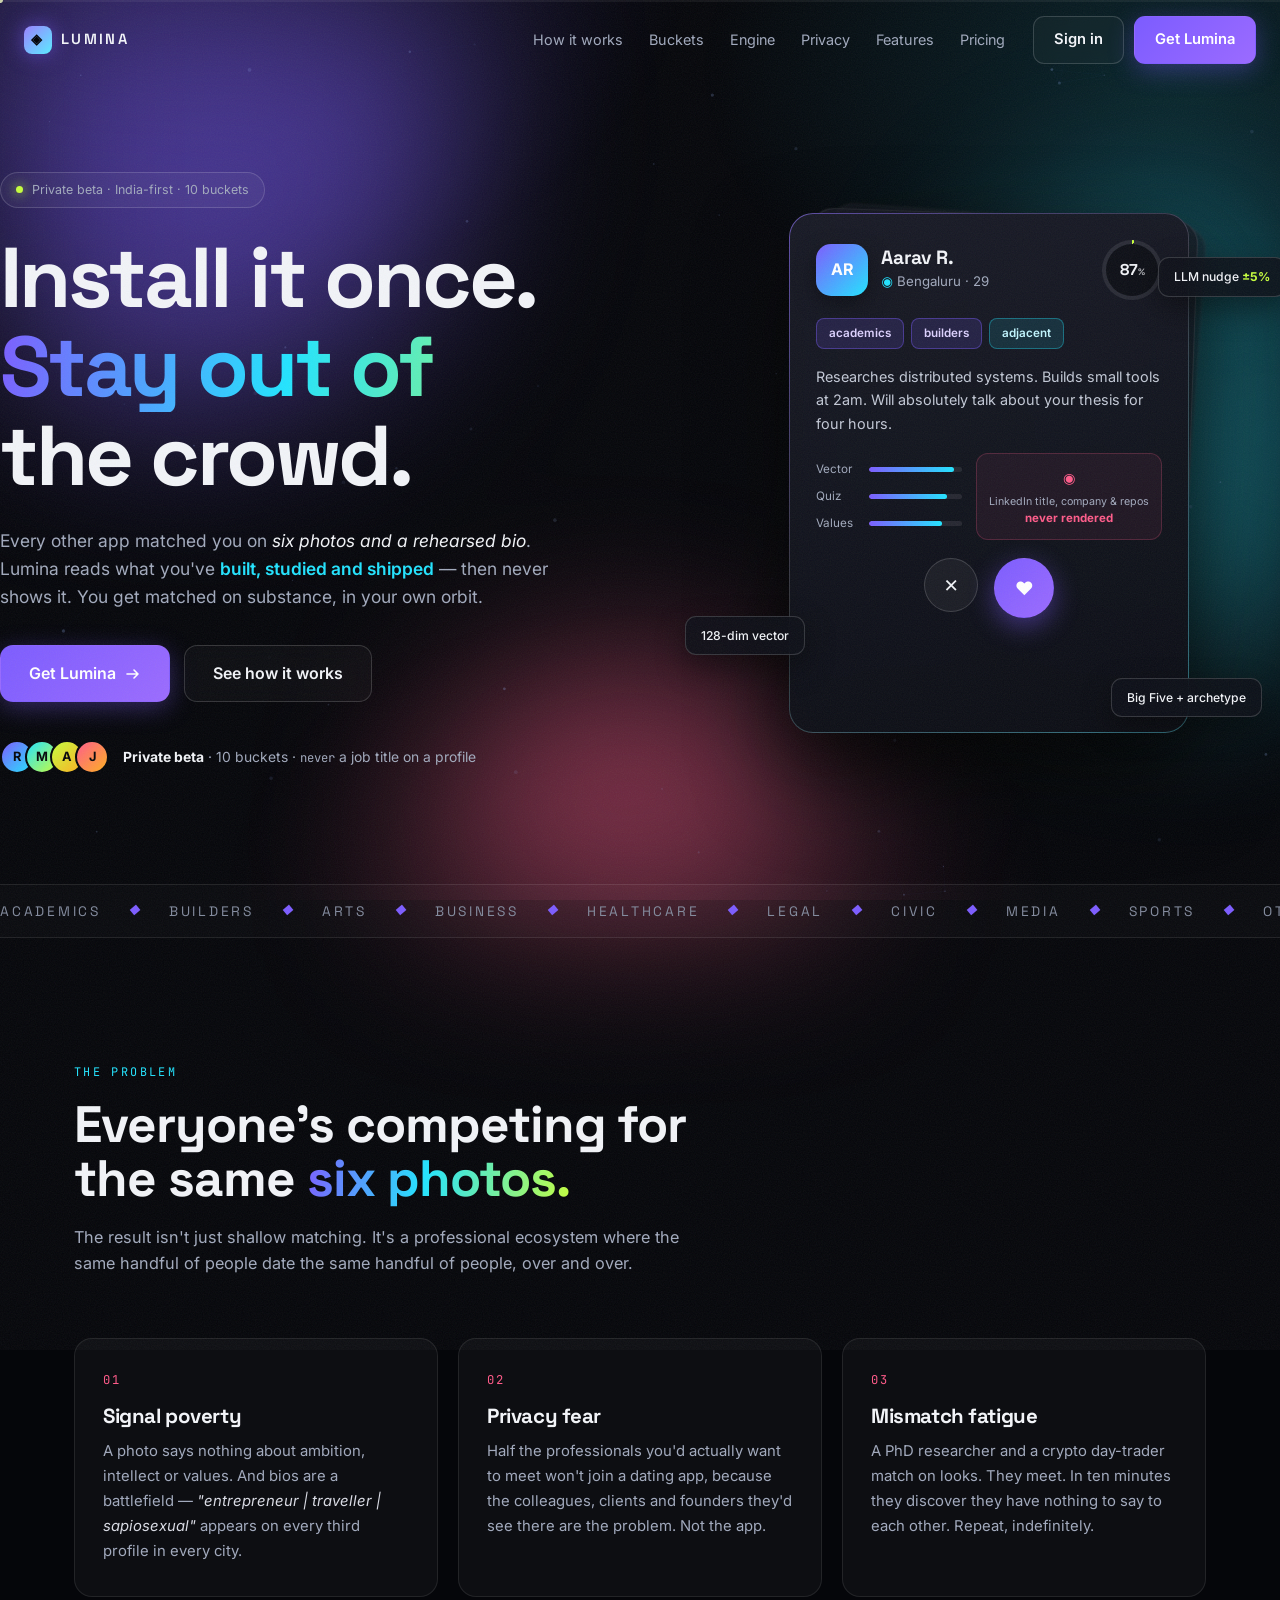
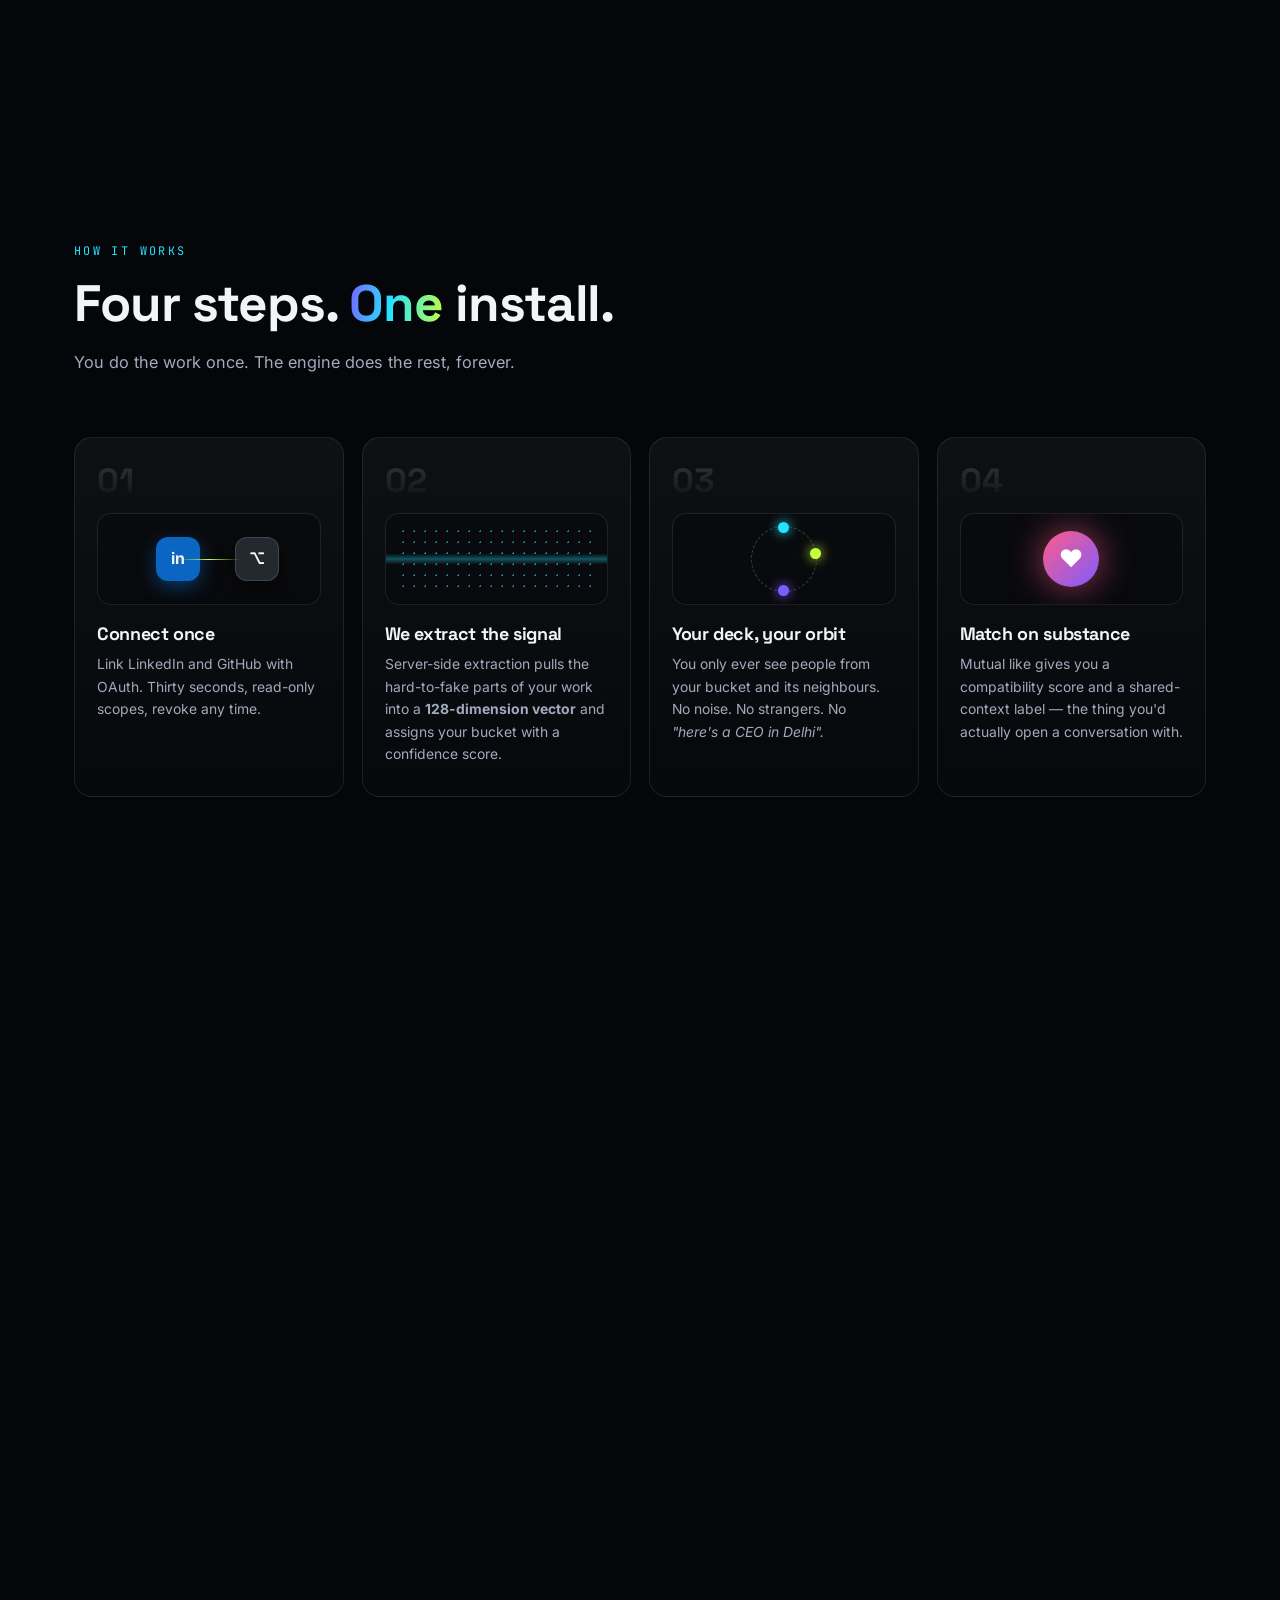
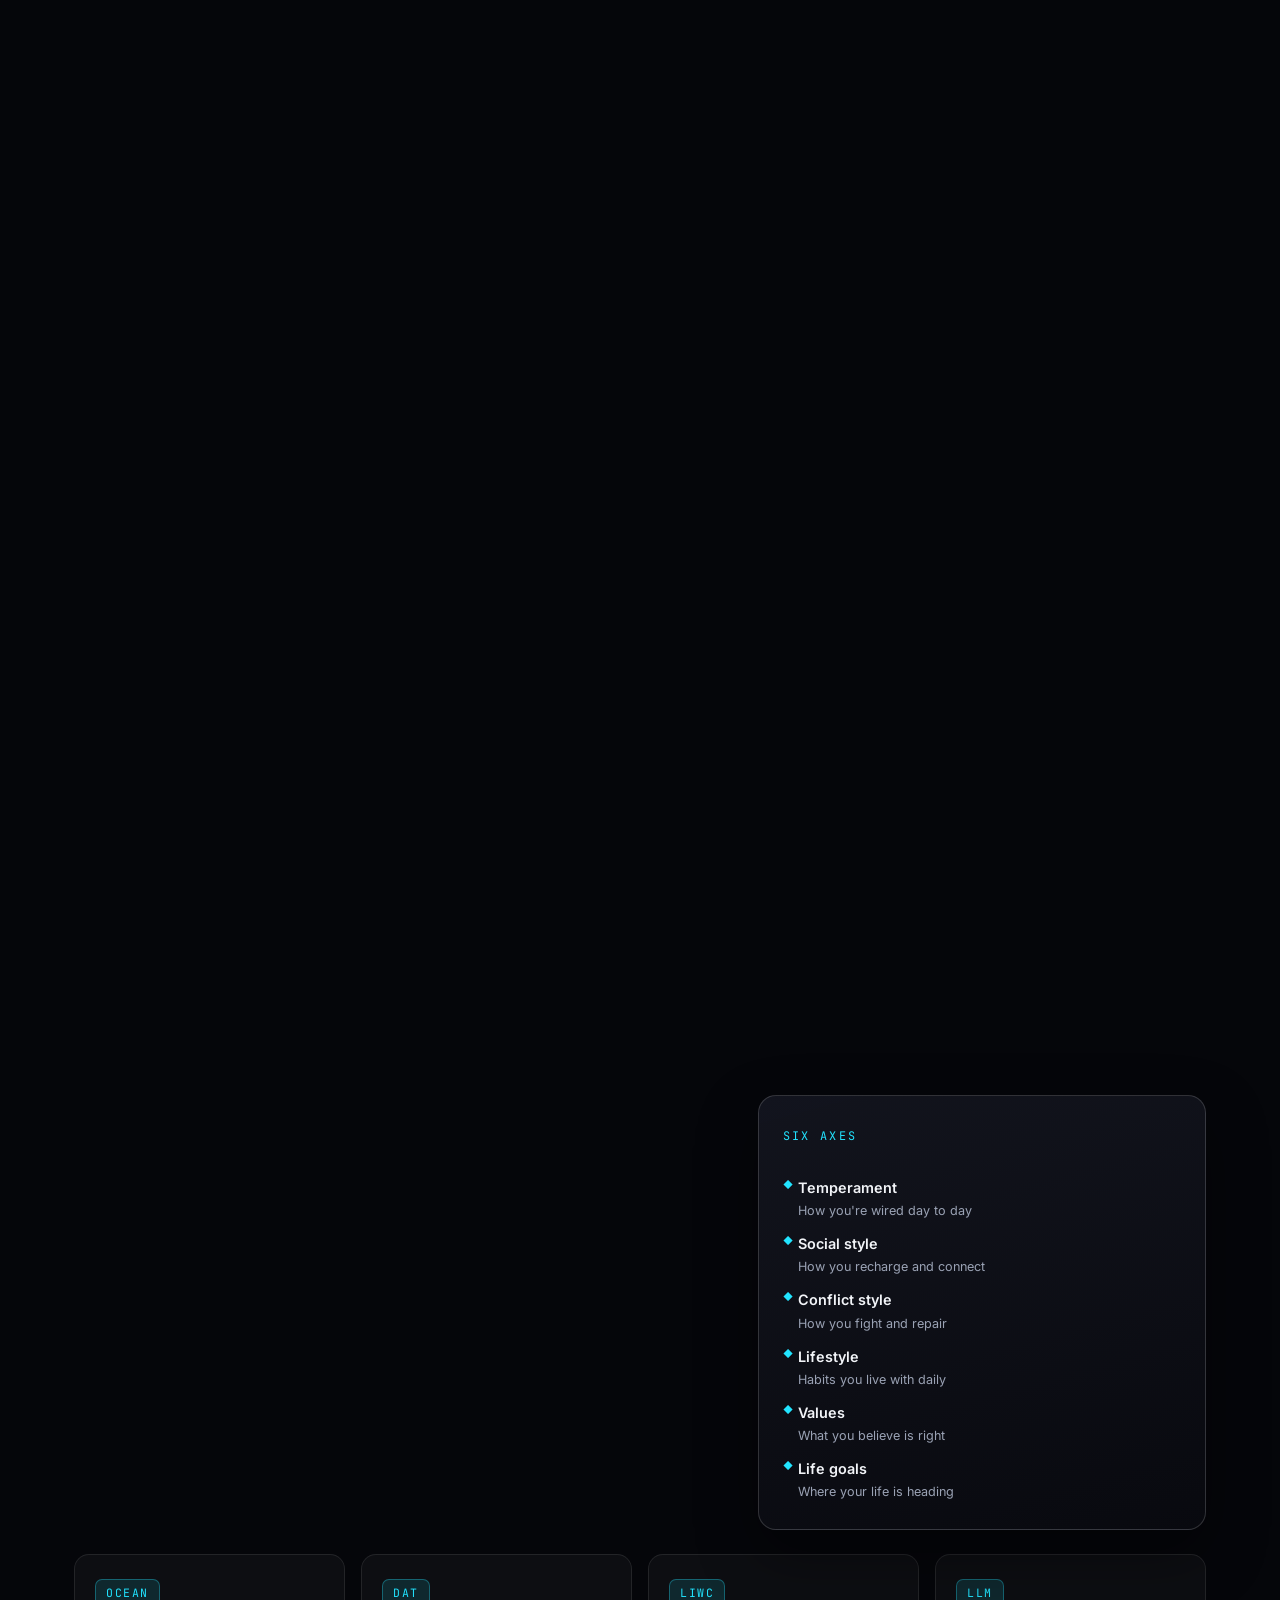
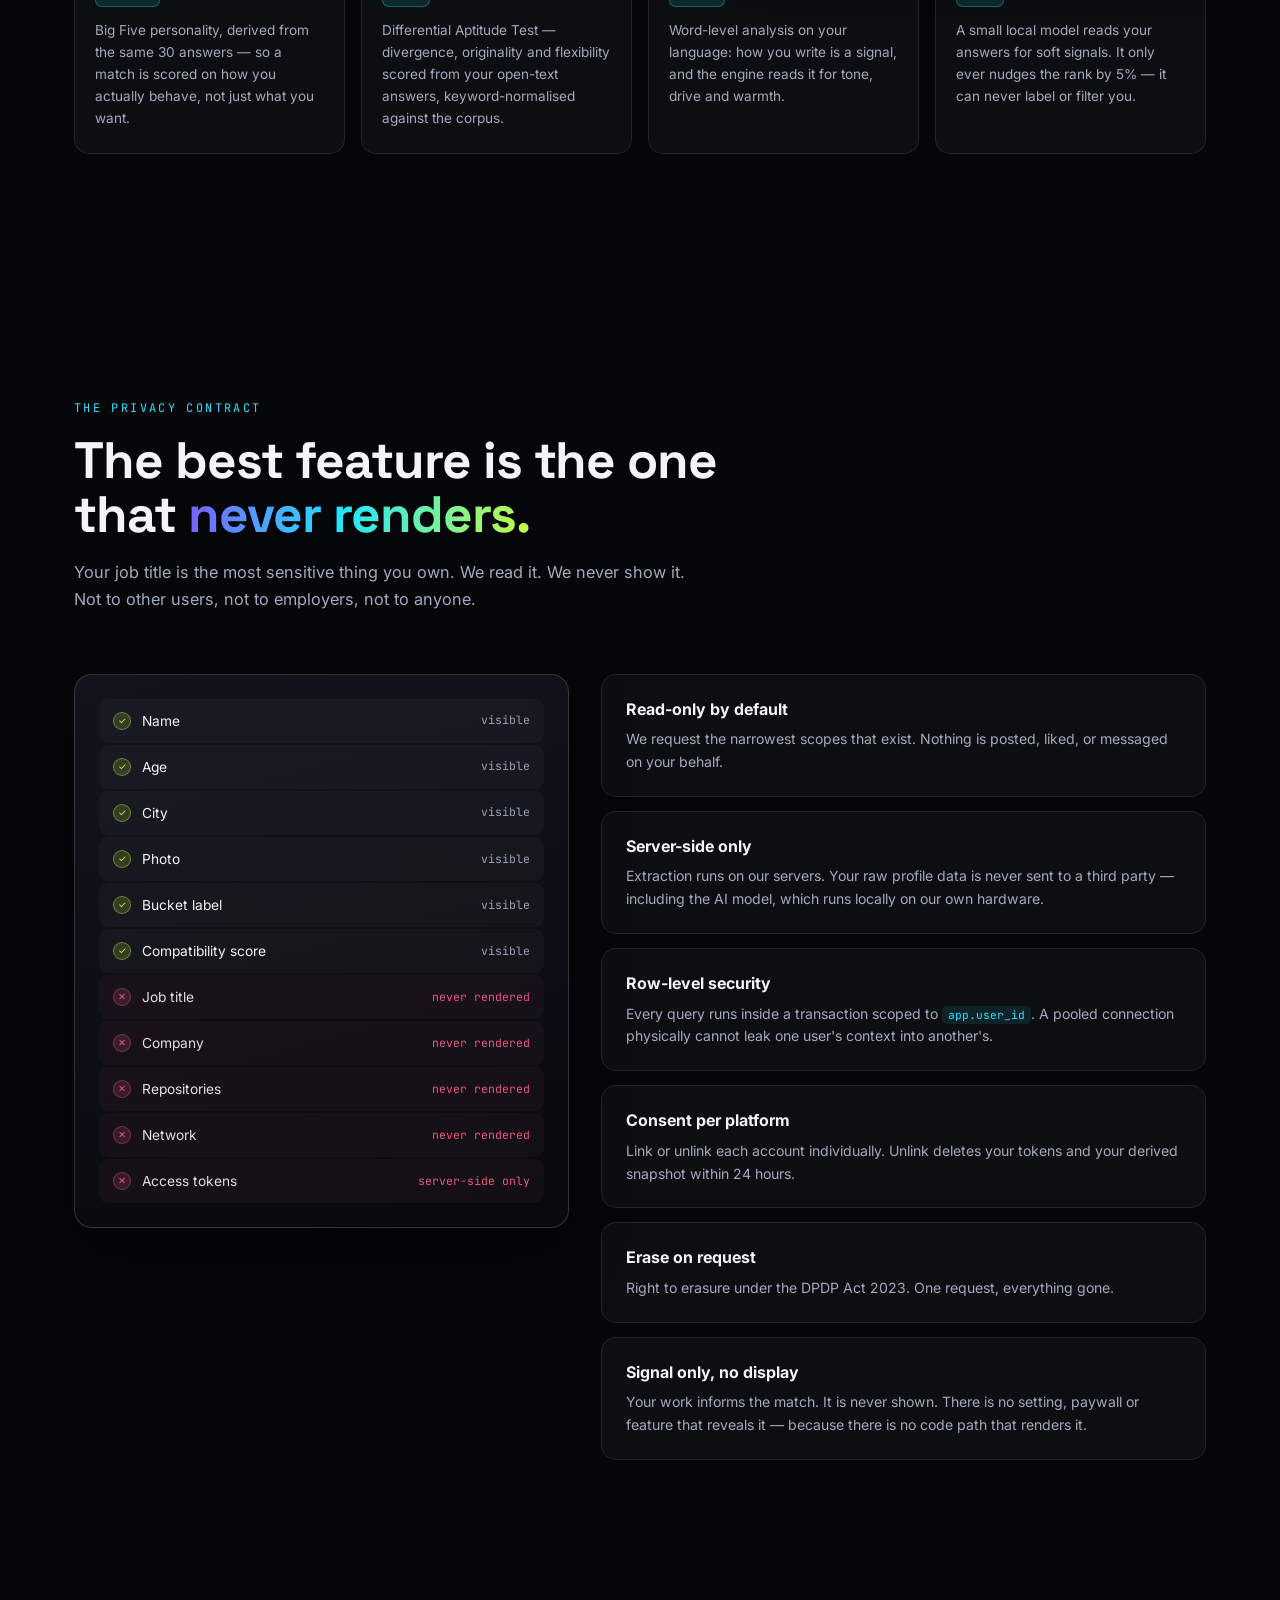
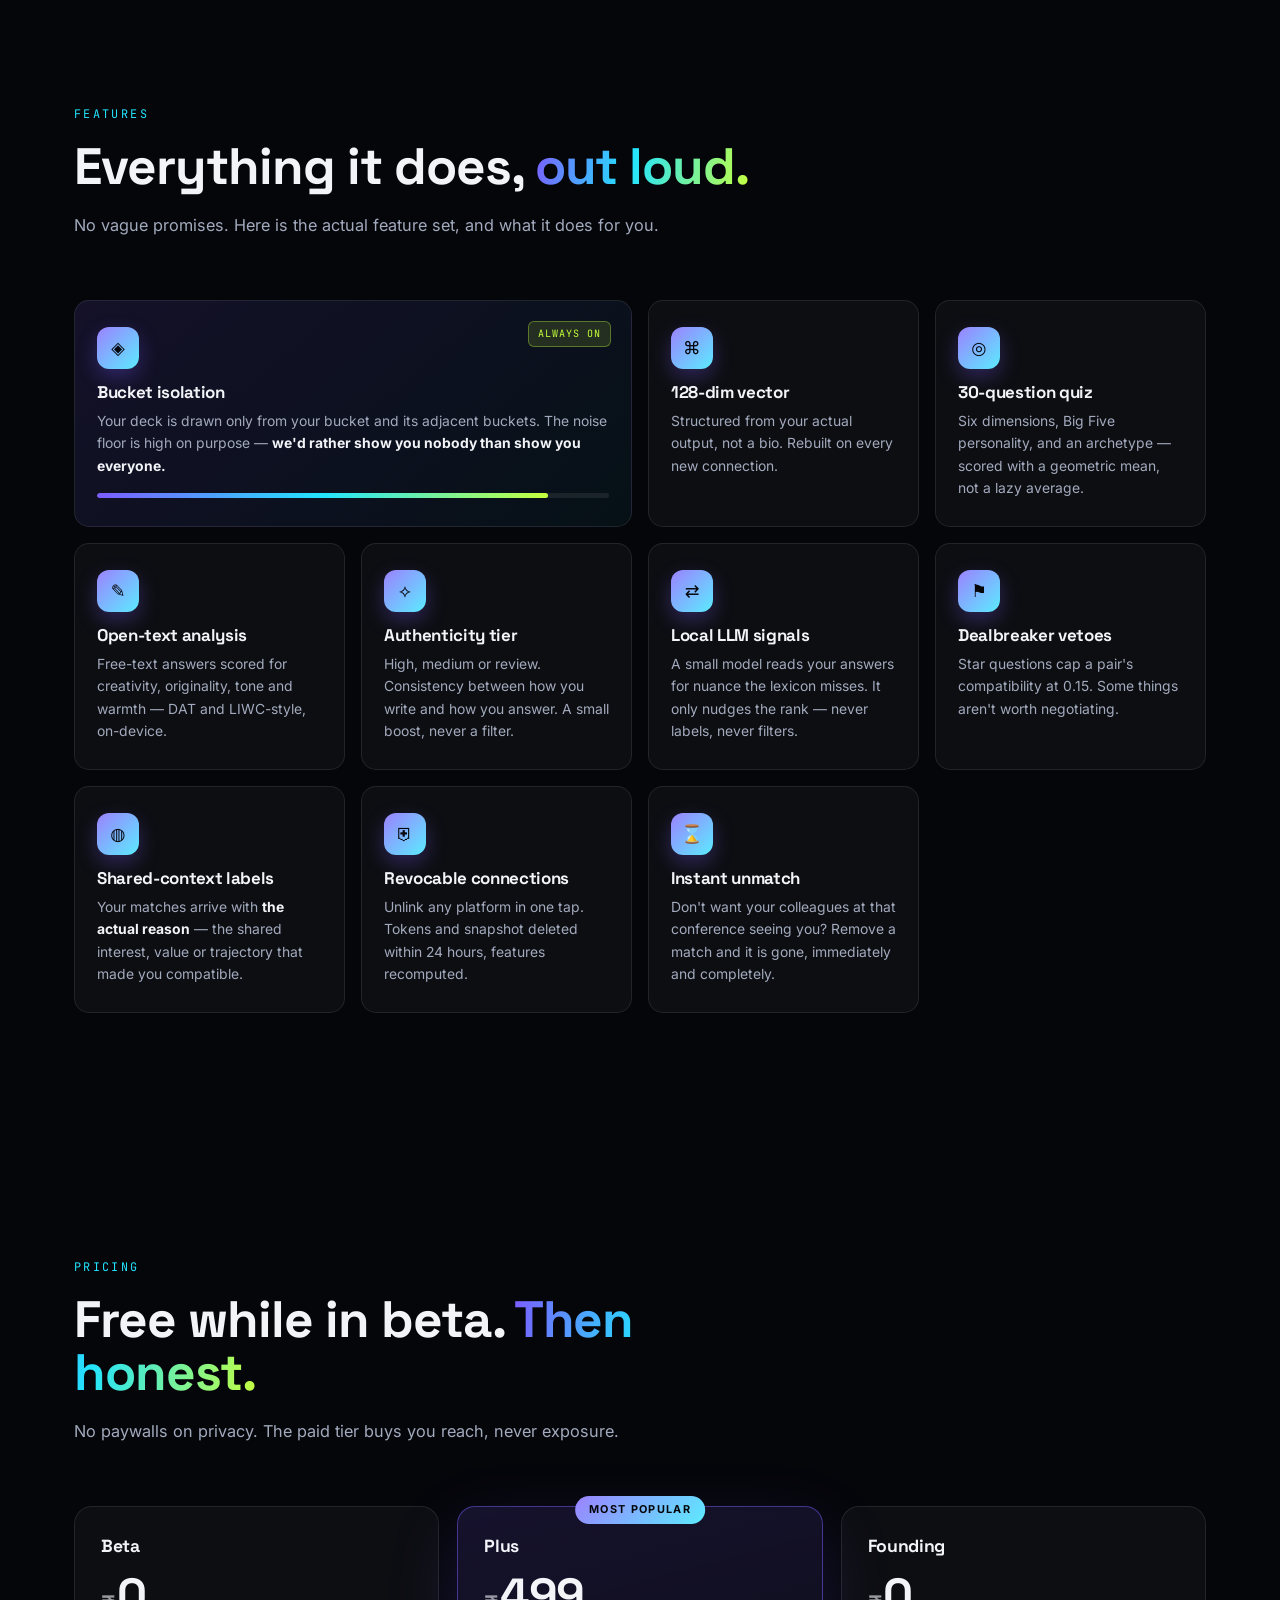
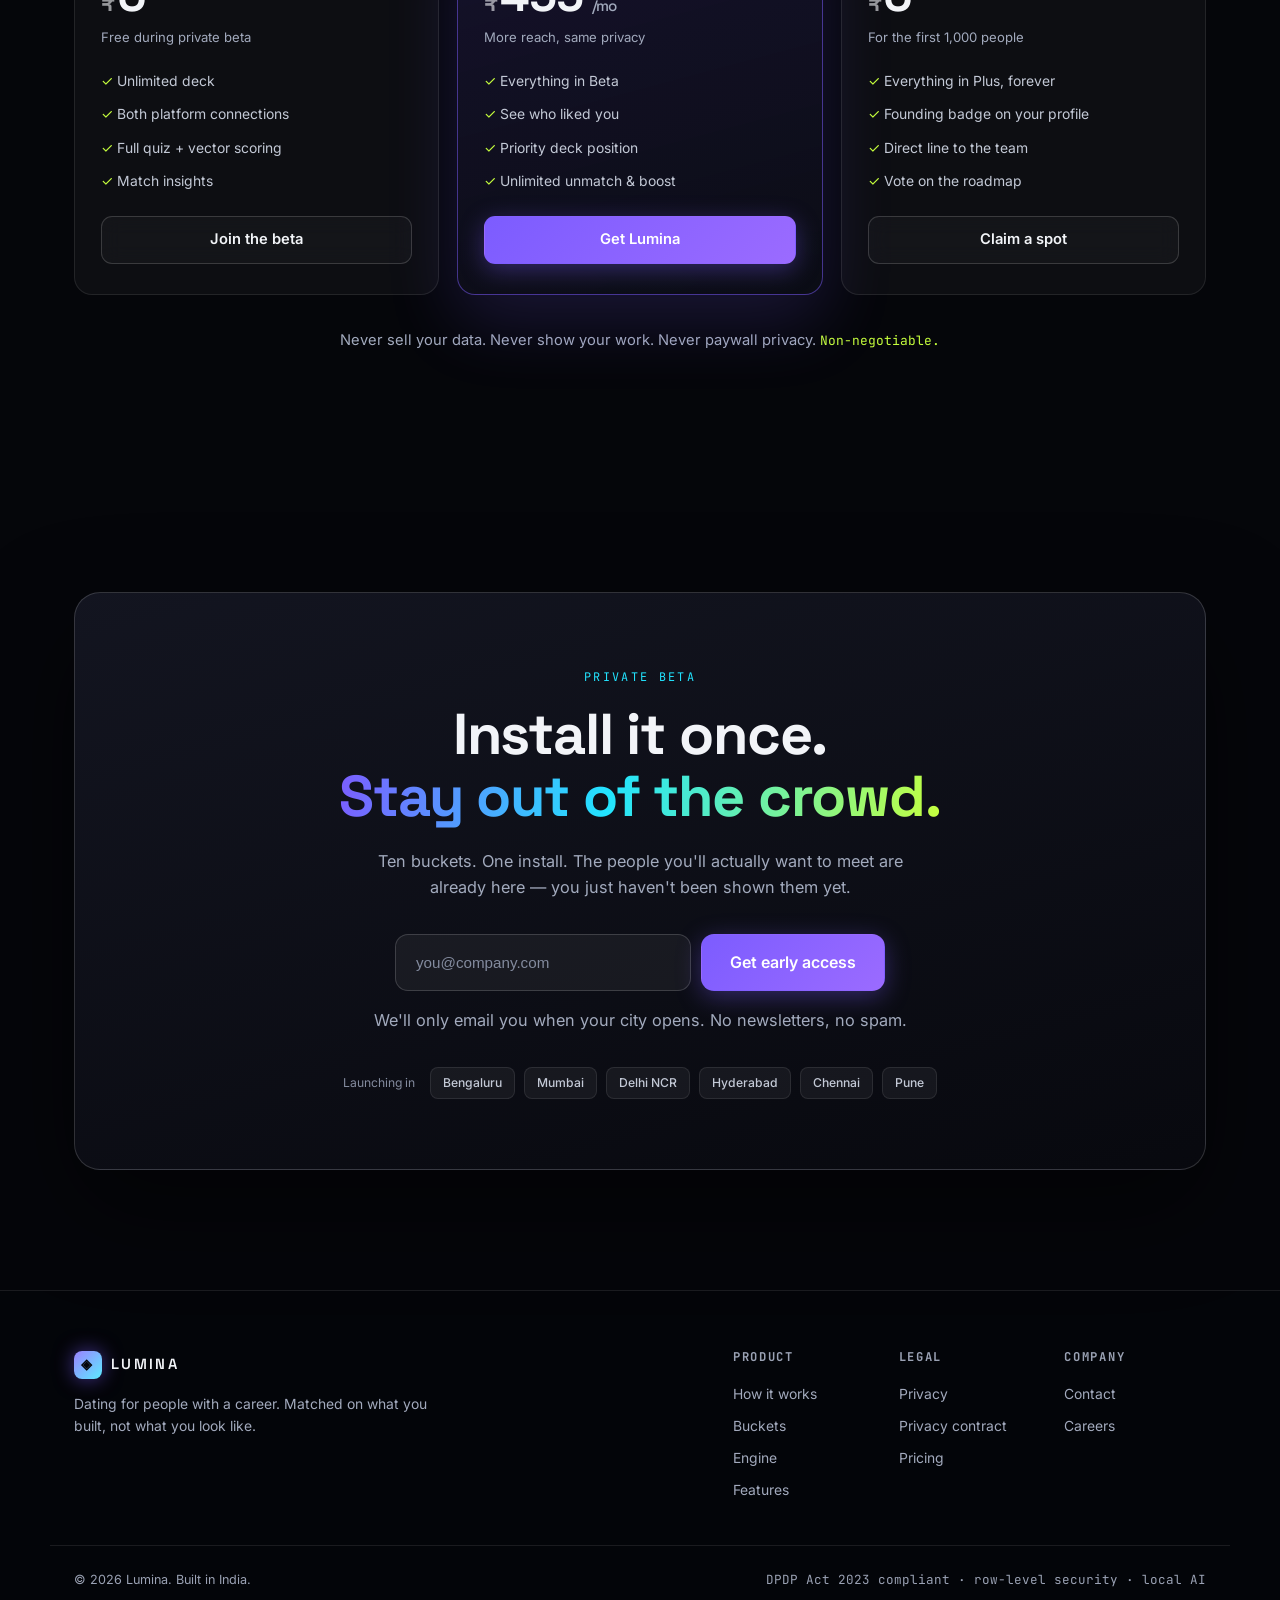
<file: index.html>
<!doctype html>
<html lang="en">
<head>
<meta charset="utf-8" />
<meta name="viewport" content="width=device-width, initial-scale=1, viewport-fit=cover" />
<title>Lumina — Install it once. Stay out of the crowd.</title>
<meta name="description" content="Lumina matches professionals on substance, not spectacle. Connect LinkedIn + GitHub once — Lumina reads your work and never shows it. Bucket-matched dating for builders, academics, artists and more." />
<meta property="og:title" content="Lumina — Install it once. Stay out of the crowd." />
<meta property="og:description" content="Dating for people with a career. Matched on what you built, not what you look like." />
<meta property="og:type" content="website" />
<meta name="theme-color" content="#05060a" />
<link rel="preconnect" href="https://fonts.googleapis.com" />
<link rel="preconnect" href="https://fonts.gstatic.com" crossorigin />
<link href="https://fonts.googleapis.com/css2?family=Space+Grotesk:wght@400;500;600;700&family=Inter:wght@400;500;600&family=JetBrains+Mono:wght@400;500&display=swap" rel="stylesheet" />
<link rel="stylesheet" href="styles.css" />
<link rel="icon" href="data:image/svg+xml,<svg xmlns='http://www.w3.org/2000/svg' viewBox='0 0 100 100'><text y='.9em' font-size='90'>◈</text></svg>" />
</head>
<body>
<div class="grain" aria-hidden="true"></div>
<div class="aurora" aria-hidden="true"><span></span><span></span><span></span></div>
<canvas id="fx" aria-hidden="true"></canvas>
<div class="cursor" id="cursor" aria-hidden="true"><div class="cursor-dot"></div><div class="cursor-ring"></div></div>
<div class="scroll-progress" aria-hidden="true"><i id="progressBar"></i></div>

<header class="nav" id="nav">
  <a class="brand" href="#top" data-cursor="link">
    <span class="brand-mark">◈</span>
    <span class="brand-name">LUMINA</span>
  </a>
  <nav class="nav-links" aria-label="Primary">
    <a href="#how" data-cursor="link">How it works</a>
    <a href="#buckets" data-cursor="link">Buckets</a>
    <a href="#engine" data-cursor="link">Engine</a>
    <a href="#privacy" data-cursor="link">Privacy</a>
    <a href="#features" data-cursor="link">Features</a>
    <a href="#pricing" data-cursor="link">Pricing</a>
  </nav>
  <div class="nav-cta">
    <a href="#get" class="btn btn-ghost" data-cursor="link">Sign in</a>
    <a href="#get" class="btn btn-solid" data-cursor="link">Get Lumina</a>
  </div>
  <button class="nav-toggle" id="navToggle" aria-label="Menu" aria-expanded="false"><i></i><i></i></button>
</header>

<main id="top">
<!-- ================= HERO ================= -->
<section class="hero">
  <div class="hero-grid">
    <div class="hero-copy">
      <div class="eyebrow" data-reveal>
        <span class="dot"></span> Private beta · India-first · 10 buckets
      </div>
      <h1 class="hero-title">
        <span class="line" data-reveal data-delay="60">Install it once.</span>
        <span class="line grad" data-reveal data-delay="140">Stay out of</span>
        <span class="line" data-reveal data-delay="220">the crowd.</span>
      </h1>
      <p class="hero-sub" data-reveal data-delay="320">
        Every other app matched you on <em>six photos and a rehearsed bio</em>.
        Lumina reads what you've <strong>built, studied and shipped</strong> —
        then never shows it. You get matched on substance, in your own orbit.
      </p>
      <div class="hero-actions" data-reveal data-delay="400">
        <a href="#get" class="btn btn-solid btn-lg" data-cursor="link">
          <span>Get Lumina</span>
          <svg width="16" height="16" viewBox="0 0 16 16" fill="none"><path d="M2 8h11M9 4l4 4-4 4" stroke="currentColor" stroke-width="1.6" stroke-linecap="round" stroke-linejoin="round"/></svg>
        </a>
        <a href="#how" class="btn btn-ghost btn-lg" data-cursor="link">See how it works</a>
      </div>
      <div class="hero-proof" data-reveal data-delay="480">
        <div class="avatars">
          <span style="--a:#7C5CFF">R</span><span style="--a:#22E4FF">M</span><span style="--a:#C6FF3D">A</span><span style="--a:#FF5C8A">J</span>
        </div>
        <p><strong>Private beta</strong> · 10 buckets · <span class="mono">never</span> a job title on a profile</p>
      </div>
    </div>

    <div class="hero-visual" data-reveal data-delay="200">
      <div class="deck" id="deck">
        <div class="card card-back"></div>
        <div class="card card-mid"></div>
        <article class="card card-front" data-tilt>
          <div class="card-glow"></div>
          <header class="card-top">
            <div class="avatar" style="--a:#7C5CFF;--b:#22E4FF">AR</div>
            <div class="card-id">
              <h3>Aarav R.</h3>
              <p><span class="pin">◉</span> Bengaluru · 29</p>
            </div>
            <div class="ring" style="--pct:0.87">
              <span>87<small>%</small></span>
            </div>
          </header>
          <div class="card-tags">
            <span class="tag">academics</span>
            <span class="tag">builders</span>
            <span class="tag alt">adjacent</span>
          </div>
          <p class="card-bio">Researches distributed systems. Builds small tools at 2am. Will absolutely talk about your thesis for four hours.</p>
          <div class="card-meta">
            <div class="compat">
              <div class="compat-row"><span>Vector</span><i style="--w:91%"></i></div>
              <div class="compat-row"><span>Quiz</span><i style="--w:84%"></i></div>
              <div class="compat-row"><span>Values</span><i style="--w:78%"></i></div>
            </div>
            <div class="card-note">
              <span class="lock">◉</span>
              <p>LinkedIn title, company & repos<br /><strong>never rendered</strong></p>
            </div>
          </div>
          <div class="card-actions">
            <button class="round skip" data-cursor="link" aria-label="Skip">✕</button>
            <button class="round like" data-cursor="link" aria-label="Like">♥</button>
          </div>
        </article>
      </div>
      <div class="float-chip chip-1" data-float>LLM nudge <b>±5%</b></div>
      <div class="float-chip chip-2" data-float>128-dim vector</div>
      <div class="float-chip chip-3" data-float>Big Five + archetype</div>
    </div>
  </div>
</section>

<!-- ================= TICKER ================= -->
<div class="ticker" aria-hidden="true">
  <div class="ticker-track">
    <span>academics</span><i>◆</i><span>builders</span><i>◆</i><span>arts</span><i>◆</i><span>business</span><i>◆</i><span>healthcare</span><i>◆</i><span>legal</span><i>◆</i><span>civic</span><i>◆</i><span>media</span><i>◆</i><span>sports</span><i>◆</i><span>other</span><i>◆</i>
    <span>academics</span><i>◆</i><span>builders</span><i>◆</i><span>arts</span><i>◆</i><span>business</span><i>◆</i><span>healthcare</span><i>◆</i><span>legal</span><i>◆</i><span>civic</span><i>◆</i><span>media</span><i>◆</i><span>sports</span><i>◆</i><span>other</span><i>◆</i>
  </div>
</div>

<!-- ================= PROBLEM ================= -->
<section class="section problem" id="problem">
  <div class="wrap">
    <div class="sec-head" data-reveal>
      <span class="kicker">The problem</span>
      <h2>Everyone's competing for the same <span class="grad">six photos.</span></h2>
      <p class="lede">The result isn't just shallow matching. It's a professional ecosystem where the same handful of people date the same handful of people, over and over.</p>
    </div>
    <div class="prob-grid">
      <article class="prob" data-reveal data-delay="60">
        <div class="prob-num">01</div>
        <h3>Signal poverty</h3>
        <p>A photo says nothing about ambition, intellect or values. And bios are a battlefield — <em>"entrepreneur | traveller | sapiosexual"</em> appears on every third profile in every city.</p>
      </article>
      <article class="prob" data-reveal data-delay="140">
        <div class="prob-num">02</div>
        <h3>Privacy fear</h3>
        <p>Half the professionals you'd actually want to meet won't join a dating app, because the colleagues, clients and founders they'd see there are the problem. Not the app.</p>
      </article>
      <article class="prob" data-reveal data-delay="220">
        <div class="prob-num">03</div>
        <h3>Mismatch fatigue</h3>
        <p>A PhD researcher and a crypto day-trader match on looks. They meet. In ten minutes they discover they have nothing to say to each other. Repeat, indefinitely.</p>
      </article>
    </div>
  </div>
</section>

<!-- ================= HOW IT WORKS ================= -->
<section class="section how" id="how">
  <div class="wrap">
    <div class="sec-head" data-reveal>
      <span class="kicker">How it works</span>
      <h2>Four steps. <span class="grad">One</span> install.</h2>
      <p class="lede">You do the work once. The engine does the rest, forever.</p>
    </div>
    <div class="steps">
      <article class="step" data-reveal data-delay="60">
        <div class="step-n">01</div>
        <div class="step-art art-1">
          <div class="pill pill-li">in</div><div class="pill pill-gh">⌥</div>
          <div class="link-line"></div>
        </div>
        <h3>Connect once</h3>
        <p>Link LinkedIn and GitHub with OAuth. Thirty seconds, read-only scopes, revoke any time.</p>
      </article>
      <article class="step" data-reveal data-delay="140">
        <div class="step-n">02</div>
        <div class="step-art art-2">
          <div class="scan"></div>
          <div class="dim-grid"></div>
        </div>
        <h3>We extract the signal</h3>
        <p>Server-side extraction pulls the hard-to-fake parts of your work into a <strong>128-dimension vector</strong> and assigns your bucket with a confidence score.</p>
      </article>
      <article class="step" data-reveal data-delay="220">
        <div class="step-n">03</div>
        <div class="step-art art-3">
          <div class="orbit"><i></i><i></i><i></i></div>
        </div>
        <h3>Your deck, your orbit</h3>
        <p>You only ever see people from your bucket and its neighbours. No noise. No strangers. No <em>"here's a CEO in Delhi".</em></p>
      </article>
      <article class="step" data-reveal data-delay="300">
        <div class="step-n">04</div>
        <div class="step-art art-4">
          <div class="match-burst">♥</div>
        </div>
        <h3>Match on substance</h3>
        <p>Mutual like gives you a compatibility score and a shared-context label — the thing you'd actually open a conversation with.</p>
      </article>
    </div>
  </div>
</section>

<!-- ================= BUCKETS ================= -->
<section class="section buckets" id="buckets">
  <div class="wrap">
    <div class="sec-head" data-reveal>
      <span class="kicker">The taxonomy</span>
      <h2>Ten buckets. <span class="grad">One</span> you belong to.</h2>
      <p class="lede">Nobody swipes outside their orbit. Adjacency is hand-tuned, so the "near" buckets genuinely have things to talk about.</p>
    </div>
    <div class="bucket-grid" id="bucketGrid"></div>
    <div class="adj-note" data-reveal>
      <span class="mono">same</span> = 1.0 &nbsp;·&nbsp; <span class="mono">adjacent</span> = 0.6 &nbsp;·&nbsp; <span class="mono">unrelated</span> = 0.2
      <p>Academics ↔ builders score near. Academics ↔ sports do not.</p>
    </div>
  </div>
</section>

<!-- ================= ENGINE ================= -->
<section class="section engine" id="engine">
  <div class="wrap">
    <div class="sec-head" data-reveal>
      <span class="kicker">The engine</span>
      <h2>Four layers of <span class="grad">compatibility.</span></h2>
      <p class="lede">Deterministic where it counts. Probabilistic only where it can't hurt.</p>
    </div>

    <div class="engine-layout">
      <div class="engine-stack" data-reveal>
        <div class="layer" data-layer="1">
          <div class="layer-n">35%</div>
          <div class="layer-body">
            <h3>Feature vector</h3>
            <p>128 dimensions derived from keyword hits across your work and study history. Dense, structural, and honest about what it's measuring.</p>
          </div>
        </div>
        <div class="layer" data-layer="2">
          <div class="layer-n">25%</div>
          <div class="layer-body">
            <h3>Bucket affinity</h3>
            <p>Same bucket scores 1.0, adjacent 0.6, everything else 0.2. The floor is high on purpose — you'd rather see nobody than the wrong crowd.</p>
          </div>
        </div>
        <div class="layer" data-layer="3">
          <div class="layer-n">25%</div>
          <div class="layer-body">
            <h3>Quiz compatibility</h3>
            <p>30 questions across six dimensions, scored with a <strong>geometric mean</strong> so one mismatched axis drags the whole pair down. Dealbreaker questions cap the score at 0.15.</p>
          </div>
        </div>
        <div class="layer" data-layer="4">
          <div class="layer-n">15%</div>
          <div class="layer-body">
            <h3>Preferences</h3>
            <p>Age range, distance, and the buckets you want to see — applied as hard filters before anything is scored.</p>
          </div>
        </div>
      </div>

      <aside class="engine-side">
        <div class="formula-card" data-reveal>
          <span class="kicker">The score</span>
          <pre class="formula"><code><span class="f-v">score</span> = <span class="f-n">0.35</span>·<span class="f-t">vector</span>
      + <span class="f-n">0.25</span>·<span class="f-t">bucket</span>
      + <span class="f-n">0.25</span>·<span class="f-t">quiz</span>
      + <span class="f-n">0.15</span>·<span class="f-t">prefs</span>

<span class="f-c">×</span> <span class="f-t">authenticity</span> <span class="f-c">(0.95 – 1.04)</span>
<span class="f-c">×</span> <span class="f-t">llmNudge</span>    <span class="f-c">(0.95 – 1.05)</span></code></pre>
          <p class="formula-note">Both multipliers are <strong>boost-only</strong>. The engine can promote a good candidate but never bury one — a bad model day can't remove someone you should meet.</p>
        </div>

        <div class="dims-card" data-reveal data-delay="120">
          <span class="kicker">Six axes</span>
          <ul class="dims">
            <li><b>Temperament</b><span>How you're wired day to day</span></li>
            <li><b>Social style</b><span>How you recharge and connect</span></li>
            <li><b>Conflict style</b><span>How you fight and repair</span></li>
            <li><b>Lifestyle</b><span>Habits you live with daily</span></li>
            <li><b>Values</b><span>What you believe is right</span></li>
            <li><b>Life goals</b><span>Where your life is heading</span></li>
          </ul>
        </div>
      </aside>
    </div>

    <div class="traits" data-reveal>
      <div class="trait"><span class="trait-k">OCEAN</span><p>Big Five personality, derived from the same 30 answers — so a match is scored on how you actually behave, not just what you want.</p></div>
      <div class="trait"><span class="trait-k">DAT</span><p>Differential Aptitude Test — divergence, originality and flexibility scored from your open-text answers, keyword-normalised against the corpus.</p></div>
      <div class="trait"><span class="trait-k">LIWC</span><p>Word-level analysis on your language: how you write is a signal, and the engine reads it for tone, drive and warmth.</p></div>
      <div class="trait"><span class="trait-k">LLM</span><p>A small local model reads your answers for soft signals. It only ever nudges the rank by 5% — it can never label or filter you.</p></div>
    </div>
  </div>
</section>

<!-- ================= PRIVACY ================= -->
<section class="section privacy" id="privacy">
  <div class="wrap">
    <div class="sec-head" data-reveal>
      <span class="kicker">The privacy contract</span>
      <h2>The best feature is the one that <span class="grad">never renders.</span></h2>
      <p class="lede">Your job title is the most sensitive thing you own. We read it. We never show it. Not to other users, not to employers, not to anyone.</p>
    </div>
    <div class="privacy-grid">
      <div class="priv-viz" data-reveal>
        <div class="priv-screen">
          <div class="priv-row"><span class="ok">✓</span> Name <em>visible</em></div>
          <div class="priv-row"><span class="ok">✓</span> Age <em>visible</em></div>
          <div class="priv-row"><span class="ok">✓</span> City <em>visible</em></div>
          <div class="priv-row"><span class="ok">✓</span> Photo <em>visible</em></div>
          <div class="priv-row"><span class="ok">✓</span> Bucket label <em>visible</em></div>
          <div class="priv-row"><span class="ok">✓</span> Compatibility score <em>visible</em></div>
          <div class="priv-row locked"><span class="no">✕</span> Job title <em>never rendered</em></div>
          <div class="priv-row locked"><span class="no">✕</span> Company <em>never rendered</em></div>
          <div class="priv-row locked"><span class="no">✕</span> Repositories <em>never rendered</em></div>
          <div class="priv-row locked"><span class="no">✕</span> Network <em>never rendered</em></div>
          <div class="priv-row locked"><span class="no">✕</span> Access tokens <em>server-side only</em></div>
        </div>
      </div>
      <ul class="priv-list">
        <li data-reveal data-delay="60"><b>Read-only by default</b><p>We request the narrowest scopes that exist. Nothing is posted, liked, or messaged on your behalf.</p></li>
        <li data-reveal data-delay="120"><b>Server-side only</b><p>Extraction runs on our servers. Your raw profile data is never sent to a third party — including the AI model, which runs locally on our own hardware.</p></li>
        <li data-reveal data-delay="180"><b>Row-level security</b><p>Every query runs inside a transaction scoped to <code>app.user_id</code>. A pooled connection physically cannot leak one user's context into another's.</p></li>
        <li data-reveal data-delay="240"><b>Consent per platform</b><p>Link or unlink each account individually. Unlink deletes your tokens and your derived snapshot within 24 hours.</p></li>
        <li data-reveal data-delay="300"><b>Erase on request</b><p>Right to erasure under the DPDP Act 2023. One request, everything gone.</p></li>
        <li data-reveal data-delay="360"><b>Signal only, no display</b><p>Your work informs the match. It is never shown. There is no setting, paywall or feature that reveals it — because there is no code path that renders it.</p></li>
      </ul>
    </div>
  </div>
</section>

<!-- ================= FEATURES ================= -->
<section class="section features" id="features">
  <div class="wrap">
    <div class="sec-head" data-reveal>
      <span class="kicker">Features</span>
      <h2>Everything it does, <span class="grad">out loud.</span></h2>
      <p class="lede">No vague promises. Here is the actual feature set, and what it does for you.</p>
    </div>
    <div class="feat-grid">
      <article class="feat feat-wide" data-reveal data-delay="60">
        <div class="feat-ic">◈</div>
        <h3>Bucket isolation</h3>
        <p>Your deck is drawn only from your bucket and its adjacent buckets. The noise floor is high on purpose — <b>we'd rather show you nobody than show you everyone.</b></p>
        <div class="feat-bar"><i style="--w:88%"></i></div>
        <span class="feat-tag">always on</span>
      </article>
      <article class="feat" data-reveal data-delay="120">
        <div class="feat-ic">⌘</div>
        <h3>128-dim vector</h3>
        <p>Structured from your actual output, not a bio. Rebuilt on every new connection.</p>
      </article>
      <article class="feat" data-reveal data-delay="180">
        <div class="feat-ic">◎</div>
        <h3>30-question quiz</h3>
        <p>Six dimensions, Big Five personality, and an archetype — scored with a geometric mean, not a lazy average.</p>
      </article>
      <article class="feat" data-reveal data-delay="240">
        <div class="feat-ic">✎</div>
        <h3>Open-text analysis</h3>
        <p>Free-text answers scored for creativity, originality, tone and warmth — DAT and LIWC-style, on-device.</p>
      </article>
      <article class="feat" data-reveal data-delay="300">
        <div class="feat-ic">⟡</div>
        <h3>Authenticity tier</h3>
        <p>High, medium or review. Consistency between how you write and how you answer. A small boost, never a filter.</p>
      </article>
      <article class="feat" data-reveal data-delay="360">
        <div class="feat-ic">⇄</div>
        <h3>Local LLM signals</h3>
        <p>A small model reads your answers for nuance the lexicon misses. It only nudges the rank — never labels, never filters.</p>
      </article>
      <article class="feat" data-reveal data-delay="420">
        <div class="feat-ic">⚑</div>
        <h3>Dealbreaker vetoes</h3>
        <p>Star questions cap a pair's compatibility at 0.15. Some things aren't worth negotiating.</p>
      </article>
      <article class="feat" data-reveal data-delay="480">
        <div class="feat-ic">◍</div>
        <h3>Shared-context labels</h3>
        <p>Your matches arrive with <b>the actual reason</b> — the shared interest, value or trajectory that made you compatible.</p>
      </article>
      <article class="feat" data-reveal data-delay="540">
        <div class="feat-ic">⛨</div>
        <h3>Revocable connections</h3>
        <p>Unlink any platform in one tap. Tokens and snapshot deleted within 24 hours, features recomputed.</p>
      </article>
      <article class="feat" data-reveal data-delay="600">
        <div class="feat-ic">⌛</div>
        <h3>Instant unmatch</h3>
        <p>Don't want your colleagues at that conference seeing you? Remove a match and it is gone, immediately and completely.</p>
      </article>
    </div>
  </div>
</section>

<!-- ================= PRICING ================= -->
<section class="section pricing" id="pricing">
  <div class="wrap">
    <div class="sec-head" data-reveal>
      <span class="kicker">Pricing</span>
      <h2>Free while in beta. <span class="grad">Then honest.</span></h2>
      <p class="lede">No paywalls on privacy. The paid tier buys you reach, never exposure.</p>
    </div>
    <div class="price-grid">
      <article class="price" data-reveal data-delay="60">
        <h3>Beta</h3>
        <div class="price-amt"><span class="cur">₹</span>0</div>
        <p class="price-sub">Free during private beta</p>
        <ul>
          <li>✓ Unlimited deck</li>
          <li>✓ Both platform connections</li>
          <li>✓ Full quiz + vector scoring</li>
          <li>✓ Match insights</li>
        </ul>
        <a href="#get" class="btn btn-ghost btn-block" data-cursor="link">Join the beta</a>
      </article>
      <article class="price price-pro" data-reveal data-delay="140">
        <div class="price-flag">Most popular</div>
        <h3>Plus</h3>
        <div class="price-amt"><span class="cur">₹</span>499<small>/mo</small></div>
        <p class="price-sub">More reach, same privacy</p>
        <ul>
          <li>✓ Everything in Beta</li>
          <li>✓ See who liked you</li>
          <li>✓ Priority deck position</li>
          <li>✓ Unlimited unmatch &amp; boost</li>
        </ul>
        <a href="#get" class="btn btn-solid btn-block" data-cursor="link">Get Lumina</a>
      </article>
      <article class="price" data-reveal data-delay="220">
        <h3>Founding</h3>
        <div class="price-amt"><span class="cur">₹</span>0</div>
        <p class="price-sub">For the first 1,000 people</p>
        <ul>
          <li>✓ Everything in Plus, forever</li>
          <li>✓ Founding badge on your profile</li>
          <li>✓ Direct line to the team</li>
          <li>✓ Vote on the roadmap</li>
        </ul>
        <a href="#get" class="btn btn-ghost btn-block" data-cursor="link">Claim a spot</a>
      </article>
    </div>
    <p class="price-foot" data-reveal>Never sell your data. Never show your work. Never paywall privacy. <span class="mono">Non-negotiable.</span></p>
  </div>
</section>

<!-- ================= CTA ================= -->
<section class="section cta" id="get">
  <div class="wrap">
    <div class="cta-box" data-reveal>
      <div class="cta-glow"></div>
      <span class="kicker">Private beta</span>
      <h2>Install it once.<br /><span class="grad">Stay out of the crowd.</span></h2>
      <p>Ten buckets. One install. The people you'll actually want to meet are already here — you just haven't been shown them yet.</p>
      <form class="cta-form" id="ctaForm" novalidate>
        <input type="email" id="email" placeholder="you@company.com" aria-label="Email address" required />
        <button type="submit" class="btn btn-solid btn-lg" data-cursor="link">Get early access</button>
      </form>
      <p class="cta-note" id="ctaNote">We'll only email you when your city opens. No newsletters, no spam.</p>
      <div class="cta-cities">
        <span>Launching in</span>
        <b>Bengaluru</b><b>Mumbai</b><b>Delhi NCR</b><b>Hyderabad</b><b>Chennai</b><b>Pune</b>
      </div>
    </div>
  </div>
</section>
</main>

<footer class="footer">
  <div class="wrap footer-in">
    <div class="footer-brand">
      <a class="brand" href="#top" data-cursor="link"><span class="brand-mark">◈</span><span class="brand-name">LUMINA</span></a>
      <p>Dating for people with a career. Matched on what you built, not what you look like.</p>
    </div>
    <div class="footer-cols">
      <div><h4>Product</h4><a href="#how" data-cursor="link">How it works</a><a href="#buckets" data-cursor="link">Buckets</a><a href="#engine" data-cursor="link">Engine</a><a href="#features" data-cursor="link">Features</a></div>
      <div><h4>Legal</h4><a href="#privacy" data-cursor="link">Privacy</a><a href="#privacy" data-cursor="link">Privacy contract</a><a href="#pricing" data-cursor="link">Pricing</a></div>
      <div><h4>Company</h4><a href="#get" data-cursor="link">Contact</a><a href="#get" data-cursor="link">Careers</a></div>
    </div>
  </div>
  <div class="wrap footer-bottom">
    <p>© 2026 Lumina. Built in India.</p>
    <p class="mono">DPDP Act 2023 compliant · row-level security · local AI</p>
  </div>
</footer>

<script src="script.js"></script>
</body>
</html>
</file>
<file: styles.css>
/* ============================================================
   LUMINA — landing
   ============================================================ */
:root{
  --bg:#05060a;
  --bg-2:#080a11;
  --panel:rgba(255,255,255,.035);
  --panel-2:rgba(255,255,255,.055);
  --line:rgba(255,255,255,.09);
  --line-2:rgba(255,255,255,.16);
  --txt:#f2f4f8;
  --mut:#a2aabd;
  --mut-2:#838b9e;
  --v:#7C5CFF;
  --c:#22E4FF;
  --g:#C6FF3D;
  --p:#FF5C8A;
  --a:#FFB020;
  --r:18px;
  --max:1180px;
  --ease:cubic-bezier(.22,1,.36,1);
}
*,*::before,*::after{box-sizing:border-box}
html{scroll-behavior:smooth;-webkit-text-size-adjust:100%}
body{
  margin:0;background:var(--bg);color:var(--txt);
  font-family:Inter,system-ui,-apple-system,sans-serif;
  font-size:16px;line-height:1.6;
  -webkit-font-smoothing:antialiased;
  overflow-x:hidden;
}
body::before{
  content:"";position:fixed;inset:0;pointer-events:none;z-index:0;
  background:
    radial-gradient(900px 600px at 12% -5%,rgba(124,92,255,.20),transparent 60%),
    radial-gradient(800px 520px at 92% 8%,rgba(34,228,255,.13),transparent 60%),
    radial-gradient(700px 500px at 50% 100%,rgba(255,92,138,.10),transparent 60%);
}
img{max-width:100%;display:block}
a{color:inherit;text-decoration:none}
button{font:inherit;cursor:pointer;border:none;background:none;color:inherit}
h1,h2,h3,h4{font-family:"Space Grotesk",Inter,sans-serif;line-height:1.05;margin:0;letter-spacing:-.02em}
p{margin:0}
.mono{font-family:"JetBrains Mono",monospace;font-size:.88em}
.grad{
  background:linear-gradient(100deg,var(--v) 0%,var(--c) 45%,var(--g) 100%);
  -webkit-background-clip:text;background-clip:text;color:transparent;
}
.wrap{max-width:var(--max);margin:0 auto;padding:0 24px;position:relative;z-index:2}
.section{padding:120px 0;position:relative;z-index:2}
@media(max-width:768px){.section{padding:80px 0}}

/* ---------- grain + aurora + canvas ---------- */
.grain{
  position:fixed;inset:-50%;z-index:3;pointer-events:none;opacity:.16;
  background-image:url("data:image/svg+xml,%3Csvg xmlns='http://www.w3.org/2000/svg' width='140' height='140'%3E%3Cfilter id='n'%3E%3CfeTurbulence type='fractalNoise' baseFrequency='.85' numOctaves='3'/%3E%3C/filter%3E%3Crect width='140' height='140' filter='url(%23n)' opacity='.42'/%3E%3C/svg%3E");
  animation:grainShift 7s steps(6) infinite;
}
@keyframes grainShift{
  0%{transform:translate(0,0)}20%{transform:translate(-3%,2%)}40%{transform:translate(2%,-3%)}
  60%{transform:translate(-2%,-2%)}80%{transform:translate(3%,1%)}100%{transform:translate(0,0)}
}
.aurora{position:fixed;inset:0;z-index:1;pointer-events:none;overflow:hidden;filter:blur(90px)}
.aurora span{position:absolute;border-radius:50%;opacity:.5;mix-blend-mode:screen}
.aurora span:nth-child(1){width:44vw;height:44vw;background:#7C5CFF;top:-12vw;left:-8vw;animation:drift1 22s ease-in-out infinite}
.aurora span:nth-child(2){width:34vw;height:34vw;background:#22E4FF;top:24vh;right:-10vw;animation:drift2 27s ease-in-out infinite}
.aurora span:nth-child(3){width:30vw;height:30vw;background:#FF5C8A;bottom:-12vw;left:34vw;animation:drift3 31s ease-in-out infinite}
@keyframes drift1{0%,100%{transform:translate(0,0)}50%{transform:translate(9vw,7vh)}}
@keyframes drift2{0%,100%{transform:translate(0,0)}50%{transform:translate(-8vw,-9vh)}}
@keyframes drift3{0%,100%{transform:translate(0,0)}50%{transform:translate(6vw,-8vh)}}
#fx{position:fixed;inset:0;z-index:2;pointer-events:none;opacity:.5}

/* ---------- cursor ---------- */
.cursor{position:fixed;top:0;left:0;z-index:9999;pointer-events:none;mix-blend-mode:difference}
.cursor-dot{position:absolute;width:6px;height:6px;border-radius:50%;background:#fff;transform:translate(-50%,-50%)}
.cursor-ring{position:absolute;width:34px;height:34px;border:1px solid rgba(255,255,255,.7);border-radius:50%;transform:translate(-50%,-50%);transition:width .25s var(--ease),height .25s var(--ease),border-color .25s,opacity .25s;opacity:0}
.cursor.is-link .cursor-ring{width:56px;height:56px;border-color:#fff;opacity:1}
.cursor.is-down .cursor-ring{width:26px;height:26px}
@media(hover:none),(max-width:900px){.cursor{display:none}}

/* ---------- scroll progress ---------- */
.scroll-progress{position:fixed;top:0;left:0;right:0;height:2px;z-index:999;background:rgba(255,255,255,.06)}
.scroll-progress i{display:block;height:100%;width:0;background:linear-gradient(90deg,var(--v),var(--c),var(--g));box-shadow:0 0 14px rgba(34,228,255,.7)}

/* ---------- nav ---------- */
.nav{
  position:fixed;top:0;left:0;right:0;z-index:100;
  display:flex;align-items:center;gap:28px;
  padding:16px 24px;
  transition:background .3s,border-color .3s,backdrop-filter .3s;
  border-bottom:1px solid transparent;
}
.nav.scrolled{background:rgba(5,6,10,.72);backdrop-filter:blur(18px) saturate(160%);border-bottom-color:var(--line)}
.brand{display:flex;align-items:center;gap:9px;font-family:"Space Grotesk",sans-serif;letter-spacing:.16em;font-size:.92rem;font-weight:600}
.brand-mark{
  width:28px;height:28px;display:grid;place-items:center;border-radius:8px;font-size:.9rem;
  background:linear-gradient(135deg,#9B82FF,#5CEBFF);color:#05060a;
  box-shadow:0 0 20px rgba(124,92,255,.55);
}
.nav-links{display:flex;gap:26px;margin-left:auto;font-size:.9rem;color:var(--mut)}
.nav-links a{position:relative;transition:color .2s}
.nav-links a::after{content:"";position:absolute;left:0;bottom:-5px;width:0;height:1px;background:var(--c);transition:width .3s var(--ease)}
.nav-links a:hover{color:var(--txt)}
.nav-links a:hover::after{width:100%}
.nav-cta{display:flex;gap:10px;align-items:center}
.nav-toggle{display:none;width:38px;height:38px;flex-direction:column;justify-content:center;gap:5px;align-items:center;margin-left:auto}
.nav-toggle i{display:block;width:20px;height:1.5px;background:var(--txt);transition:transform .3s var(--ease),opacity .2s}
.nav-toggle[aria-expanded="true"] i:nth-child(1){transform:translateY(3.2px) rotate(45deg)}
.nav-toggle[aria-expanded="true"] i:nth-child(2){transform:translateY(-3.2px) rotate(-45deg)}
@media(max-width:900px){
  .nav-links,.nav-cta{display:none}
  .nav-toggle{display:flex}
  .nav.open{background:rgba(5,6,10,.96);backdrop-filter:blur(20px)}
  .nav.open .nav-links{
    display:flex;position:absolute;top:100%;left:0;right:0;flex-direction:column;gap:0;
    padding:8px 24px 18px;margin:0;border-bottom:1px solid var(--line);
  }
  .nav.open .nav-links a{padding:13px 0;border-bottom:1px solid rgba(255,255,255,.05)}
  .nav.open .nav-cta{display:flex;position:absolute;top:100%;left:24px;right:24px;padding-bottom:20px;background:rgba(5,6,10,.96)}
}

/* ---------- buttons ---------- */
.btn{
  display:inline-flex;align-items:center;justify-content:center;gap:9px;
  padding:11px 20px;border-radius:11px;font-weight:600;font-size:.92rem;
  border:1px solid transparent;position:relative;overflow:hidden;
  transition:transform .2s var(--ease),box-shadow .25s,background .25s,border-color .25s;
  white-space:nowrap;
}
.btn:hover{transform:translateY(-2px)}
.btn:active{transform:translateY(0) scale(.98)}
.btn-solid{background:linear-gradient(135deg,var(--v),#9B6BFF);color:#fff;box-shadow:0 6px 24px rgba(124,92,255,.35)}
.btn-solid::after{
  content:"";position:absolute;inset:0;
  background:linear-gradient(120deg,transparent 30%,rgba(255,255,255,.32) 50%,transparent 70%);
  transform:translateX(-120%);transition:transform .7s var(--ease);
}
.btn-solid:hover::after{transform:translateX(120%)}
.btn-solid:hover{box-shadow:0 10px 34px rgba(124,92,255,.55)}
.btn-ghost{border-color:var(--line-2);color:var(--txt);background:rgba(255,255,255,.03);backdrop-filter:blur(10px)}
.btn-ghost:hover{border-color:rgba(255,255,255,.35);background:rgba(255,255,255,.07)}
.btn-lg{padding:15px 28px;font-size:1rem;border-radius:13px}
.btn-block{width:100%}

/* ---------- hero ---------- */
.hero{padding:172px 0 110px;position:relative;z-index:2;overflow:hidden}
.hero-grid{display:grid;grid-template-columns:1.05fr .95fr;gap:56px;align-items:center}
@media(max-width:980px){.hero-grid{grid-template-columns:1fr;gap:64px}}
.eyebrow{
  display:inline-flex;align-items:center;gap:9px;padding:7px 15px;border-radius:99px;
  border:1px solid var(--line-2);background:rgba(255,255,255,.04);
  font-size:.78rem;color:var(--mut);margin-bottom:26px;backdrop-filter:blur(10px);
}
.eyebrow .dot{width:7px;height:7px;border-radius:50%;background:var(--g);box-shadow:0 0 12px var(--g);animation:pulse 2.2s ease-in-out infinite}
@keyframes pulse{0%,100%{opacity:1;transform:scale(1)}50%{opacity:.45;transform:scale(.8)}}
.hero-title{font-size:clamp(2.9rem,7.4vw,5.3rem);font-weight:700;letter-spacing:-.035em;margin-bottom:26px}
.hero-title .line{display:block;overflow:hidden}
.hero-sub{font-size:1.09rem;color:var(--mut);max-width:37rem;margin-bottom:34px}
.hero-sub em{color:var(--txt);font-style:italic}
.hero-sub strong{color:var(--c);font-weight:600}
.hero-actions{display:flex;gap:14px;flex-wrap:wrap;margin-bottom:38px}
.hero-proof{display:flex;align-items:center;gap:14px;font-size:.87rem;color:var(--mut)}
.hero-proof strong{color:var(--txt)}
.avatars{display:flex}
.avatars span{
  width:34px;height:34px;border-radius:50%;display:grid;place-items:center;
  font-size:.8rem;font-weight:700;color:#05060a;background:var(--a);
  border:2px solid var(--bg);margin-left:-9px;
}
.avatars span:first-child{margin-left:0}
.avatars span:nth-child(1){background:linear-gradient(135deg,#7C5CFF,#22E4FF)}
.avatars span:nth-child(2){background:linear-gradient(135deg,#22E4FF,#C6FF3D)}
.avatars span:nth-child(3){background:linear-gradient(135deg,#C6FF3D,#FFB020)}
.avatars span:nth-child(4){background:linear-gradient(135deg,#FF5C8A,#FFB020)}

/* ---------- hero card ---------- */
.hero-visual{position:relative;display:grid;place-items:center;min-height:520px}
.deck{position:relative;width:min(400px,92vw);height:520px;perspective:1600px}
.card{
  position:absolute;inset:0;border-radius:24px;padding:26px;
  background:linear-gradient(165deg,rgba(24,26,38,.94),rgba(11,13,20,.97));
  border:1px solid var(--line-2);
  box-shadow:0 40px 90px rgba(0,0,0,.6);
  backdrop-filter:blur(20px);
}
.card-back{transform:translate(14px,-14px) rotate(4deg) scale(.94);opacity:.5;filter:blur(1px)}
.card-mid{transform:translate(7px,-7px) rotate(2deg) scale(.97);opacity:.75}
.card-front{transform-style:preserve-3d;transition:transform .35s var(--ease);z-index:3}
.card-glow{
  position:absolute;inset:-1px;border-radius:24px;pointer-events:none;
  background:linear-gradient(140deg,rgba(124,92,255,.55),transparent 45%,rgba(34,228,255,.35));
  -webkit-mask:linear-gradient(#000 0 0) content-box,linear-gradient(#000 0 0);
  -webkit-mask-composite:xor;mask-composite:exclude;padding:1px;
}
.card-top{display:flex;align-items:center;gap:13px;margin-bottom:18px}
.avatar{
  width:52px;height:52px;border-radius:15px;display:grid;place-items:center;
  font-weight:700;font-size:1rem;color:#fff;
  background:linear-gradient(135deg,var(--a),var(--b));
  box-shadow:0 8px 22px rgba(0,0,0,.4);
}
.card-id{flex:1;min-width:0}
.card-id h3{font-size:1.2rem;margin-bottom:3px}
.card-id p{font-size:.83rem;color:var(--mut)}
.pin{color:var(--c)}
.ring{
  width:60px;height:60px;border-radius:50%;display:grid;place-items:center;position:relative;
  background:conic-gradient(var(--g) calc(var(--pct)*1%),rgba(255,255,255,.09) 0);
}
.ring::before{content:"";position:absolute;inset:4px;border-radius:50%;background:#0d0f16}
.ring span{position:relative;font-family:"Space Grotesk";font-weight:700;font-size:.98rem}
.ring small{font-size:.6em;opacity:.7}
.card-tags{display:flex;gap:7px;flex-wrap:wrap;margin-bottom:16px}
.tag{
  padding:5px 12px;border-radius:8px;font-size:.73rem;font-weight:600;
  background:rgba(124,92,255,.16);border:1px solid rgba(124,92,255,.4);color:#DDD2FF;
}
.tag.alt{background:rgba(34,228,255,.12);border-color:rgba(34,228,255,.35);color:#C2F6FF}
.card-bio{font-size:.9rem;color:#c3c9d6;line-height:1.62;margin-bottom:18px}
.card-meta{display:flex;gap:14px;align-items:stretch;margin-bottom:18px}
.compat{flex:1;display:flex;flex-direction:column;gap:8px;justify-content:center}
.compat-row{display:flex;align-items:center;gap:9px;font-size:.73rem;color:var(--mut)}
.compat-row span{width:44px;flex:none}
.compat-row i{flex:1;height:5px;border-radius:99px;background:rgba(255,255,255,.09);position:relative;overflow:hidden}
.compat-row i::after{content:"";position:absolute;inset:0;width:var(--w);border-radius:99px;background:linear-gradient(90deg,var(--v),var(--c))}
.card-note{
  padding:12px;border-radius:12px;background:rgba(255,92,138,.07);
  border:1px solid rgba(255,92,138,.22);text-align:center;display:grid;place-content:center;gap:5px;
}
.card-note .lock{color:var(--p);font-size:.9rem}
.card-note p{font-size:.67rem;color:var(--mut);line-height:1.5}
.card-note strong{color:var(--p);font-size:.72rem}
.card-actions{display:flex;justify-content:center;gap:16px}
.round{
  width:54px;height:54px;border-radius:50%;display:grid;place-items:center;font-size:1.15rem;
  border:1px solid var(--line-2);background:rgba(255,255,255,.05);transition:transform .2s var(--ease),background .25s,border-color .25s;
}
.round:hover{transform:scale(1.12)}
.round.skip:hover{background:rgba(255,92,138,.18);border-color:var(--p);color:#FFC2D4}
.round.like{background:linear-gradient(135deg,var(--v),#9B6BFF);border-color:transparent;width:60px;height:60px;color:#fff;box-shadow:0 8px 26px rgba(124,92,255,.45)}
.float-chip{
  position:absolute;padding:9px 15px;border-radius:11px;font-size:.76rem;font-weight:500;
  background:rgba(14,16,24,.85);border:1px solid var(--line-2);backdrop-filter:blur(14px);
  box-shadow:0 12px 30px rgba(0,0,0,.45);white-space:nowrap;
}
.float-chip b{color:var(--g)}
.chip-1{top:44px;right:-6px;animation:floaty 6s ease-in-out infinite}
.chip-2{bottom:78px;left:-14px;animation:floaty 7.5s ease-in-out infinite .8s}
.chip-3{bottom:16px;right:18px;animation:floaty 8.5s ease-in-out infinite 1.6s}
@keyframes floaty{0%,100%{transform:translateY(0)}50%{transform:translateY(-13px)}}
@media(max-width:520px){
  .chip-1{right:0}.chip-2{left:0}.float-chip{font-size:.7rem;padding:7px 12px}
  .card-back{transform:translate(8px,-8px) rotate(3deg) scale(.94)}
  .card-mid{transform:translate(4px,-4px) rotate(1.5deg) scale(.97)}
}

/* ---------- ticker ---------- */
.ticker{overflow:hidden;border-top:1px solid var(--line);border-bottom:1px solid var(--line);background:rgba(255,255,255,.02);position:relative;z-index:2}
.ticker-track{display:flex;align-items:center;gap:28px;padding:15px 0;width:max-content;animation:tick 32s linear infinite}
.ticker-track span{font-family:"Space Grotesk";font-size:.86rem;letter-spacing:.2em;text-transform:uppercase;color:var(--mut-2);white-space:nowrap}
.ticker-track i{color:var(--v);font-size:.7rem}
@keyframes tick{from{transform:translateX(0)}to{transform:translateX(-50%)}}

/* ---------- section heads ---------- */
.sec-head{max-width:44rem;margin-bottom:62px}
.kicker{display:inline-block;font-family:"JetBrains Mono",monospace;font-size:.74rem;letter-spacing:.2em;text-transform:uppercase;color:var(--c);margin-bottom:16px}
.sec-head h2{font-size:clamp(2rem,4.4vw,3.2rem);font-weight:700;margin-bottom:18px}
.lede{font-size:1.02rem;color:var(--mut);max-width:40rem}

/* ---------- problem ---------- */
.prob-grid{display:grid;grid-template-columns:repeat(3,1fr);gap:20px}
@media(max-width:880px){.prob-grid{grid-template-columns:1fr}}
.prob{
  padding:32px 28px;border-radius:var(--r);border:1px solid var(--line);
  background:var(--panel);position:relative;overflow:hidden;transition:transform .35s var(--ease),border-color .3s,background .3s;
}
.prob::before{content:"";position:absolute;top:0;left:0;width:100%;height:2px;background:linear-gradient(90deg,var(--p),transparent);transform:scaleX(0);transform-origin:left;transition:transform .45s var(--ease)}
.prob:hover{transform:translateY(-6px);border-color:var(--line-2);background:var(--panel-2)}
.prob:hover::before{transform:scaleX(1)}
.prob-num{font-family:"JetBrains Mono";font-size:.76rem;color:var(--p);letter-spacing:.14em;margin-bottom:16px}
.prob h3{font-size:1.28rem;margin-bottom:11px}
.prob p{font-size:.93rem;color:var(--mut);line-height:1.68}
.prob em{color:#d9dbe4;font-style:italic}

/* ---------- steps ---------- */
.steps{display:grid;grid-template-columns:repeat(4,1fr);gap:18px}
@media(max-width:980px){.steps{grid-template-columns:repeat(2,1fr)}}
@media(max-width:560px){.steps{grid-template-columns:1fr}}
.step{
  padding:26px 22px 30px;border-radius:var(--r);border:1px solid var(--line);
  background:linear-gradient(180deg,rgba(255,255,255,.045),rgba(255,255,255,.012));
  position:relative;transition:transform .35s var(--ease),border-color .3s;
}
.step:hover{transform:translateY(-7px);border-color:var(--line-2)}
.step-n{
  font-family:"Space Grotesk";font-size:2.1rem;font-weight:700;
  background:linear-gradient(180deg,rgba(255,255,255,.14),rgba(255,255,255,.02));
  -webkit-background-clip:text;background-clip:text;color:transparent;line-height:1;margin-bottom:16px;
}
.step h3{font-size:1.12rem;margin-bottom:9px}
.step p{font-size:.87rem;color:var(--mut);line-height:1.62}
.step-art{height:92px;margin-bottom:20px;display:grid;place-items:center;position:relative;overflow:hidden;border-radius:14px;background:rgba(0,0,0,.24);border:1px solid var(--line)}
.art-1 .pill{
  width:44px;height:44px;border-radius:12px;display:grid;place-items:center;font-weight:700;font-size:1rem;
  position:absolute;
}
.pill-li{background:#0A66C2;left:26%;top:50%;transform:translateY(-50%);box-shadow:0 6px 18px rgba(10,102,194,.5)}
.pill-gh{background:#24292F;color:#fff;left:62%;top:50%;transform:translateY(-50%);border:1px solid rgba(255,255,255,.14);box-shadow:0 6px 18px rgba(0,0,0,.5)}
.link-line{position:absolute;left:36%;right:36%;top:50%;height:1px;background:linear-gradient(90deg,transparent,var(--g),transparent)}
.art-2 .scan{position:absolute;inset:0;background:linear-gradient(180deg,transparent 44%,rgba(34,228,255,.35) 50%,transparent 56%);animation:scan 2.6s linear infinite}
@keyframes scan{0%{transform:translateY(-100%)}100%{transform:translateY(100%)}}
.art-2 .dim-grid{position:absolute;inset:12px;background-image:radial-gradient(rgba(34,228,255,.55) 1px,transparent 1px);background-size:11px 11px}
.art-3 .orbit{width:66px;height:66px;border-radius:50%;border:1px dashed rgba(255,255,255,.22);position:relative;animation:spin 12s linear infinite}
.orbit i{position:absolute;width:11px;height:11px;border-radius:50%;top:-5px;left:calc(50% - 5.5px);background:var(--c);box-shadow:0 0 12px var(--c)}
.orbit i:nth-child(2){background:var(--v);box-shadow:0 0 12px var(--v);top:auto;bottom:-5px;left:calc(50% - 5.5px)}
.orbit i:nth-child(3){background:var(--g);box-shadow:0 0 12px var(--g);top:auto;bottom:50%;left:auto;right:-5px}
@keyframes spin{to{transform:rotate(360deg)}}
.art-4 .match-burst{
  width:56px;height:56px;border-radius:50%;display:grid;place-items:center;font-size:1.5rem;color:#fff;
  background:linear-gradient(135deg,var(--p),var(--v));box-shadow:0 0 34px rgba(255,92,138,.6);
  animation:beat 1.7s ease-in-out infinite;
}
@keyframes beat{0%,100%{transform:scale(1)}14%{transform:scale(1.16)}28%{transform:scale(1)}42%{transform:scale(1.1)}}

/* ---------- buckets ---------- */
.bucket-grid{display:grid;grid-template-columns:repeat(5,1fr);gap:14px}
@media(max-width:1000px){.bucket-grid{grid-template-columns:repeat(3,1fr)}}
@media(max-width:640px){.bucket-grid{grid-template-columns:repeat(2,1fr)}}
.bucket{
  padding:22px 18px;border-radius:15px;border:1px solid var(--line);
  background:linear-gradient(160deg,rgba(255,255,255,.05),rgba(255,255,255,.012));
  cursor:pointer;position:relative;overflow:hidden;
  transition:transform .35s var(--ease),border-color .3s,box-shadow .35s;
}
.bucket::after{
  content:"";position:absolute;inset:0;opacity:0;transition:opacity .4s;
  background:radial-gradient(120px 80px at var(--mx,50%) var(--my,50%),rgba(124,92,255,.28),transparent 70%);
}
.bucket:hover{transform:translateY(-6px) scale(1.02);border-color:var(--line-2);box-shadow:0 18px 40px rgba(0,0,0,.4)}
.bucket:hover::after{opacity:1}
.bucket-ic{
  width:38px;height:38px;border-radius:11px;display:grid;place-items:center;font-size:1.05rem;
  margin-bottom:13px;color:#05060a;background:var(--bc);text-shadow:none;box-shadow:0 6px 18px rgba(0,0,0,.35);
}
.bucket h3{font-size:.97rem;margin-bottom:6px}
.bucket p{font-size:.78rem;color:var(--mut);line-height:1.55}
.bucket .who{font-size:.72rem;color:#9aa2b4;margin-top:9px;padding-top:9px;border-top:1px solid rgba(255,255,255,.07)}
.adj-note{
  margin-top:30px;padding:20px 24px;border-radius:14px;border:1px dashed var(--line-2);
  background:rgba(255,255,255,.02);text-align:center;
}
.adj-note .mono{color:var(--c);font-weight:500}
.adj-note p{font-size:.85rem;color:var(--mut);margin-top:7px}

/* ---------- engine ---------- */
.engine-layout{display:grid;grid-template-columns:1.25fr .85fr;gap:24px;align-items:start}
@media(max-width:940px){.engine-layout{grid-template-columns:1fr}}
.engine-stack{display:flex;flex-direction:column;gap:12px}
.layer{
  display:flex;gap:20px;align-items:center;padding:22px 24px;border-radius:15px;
  border:1px solid var(--line);background:var(--panel);
  transition:transform .3s var(--ease),border-color .3s,background .3s;
}
.layer:hover{transform:translateX(6px);border-color:var(--line-2);background:var(--panel-2)}
.layer-n{
  font-family:"Space Grotesk";font-size:1.6rem;font-weight:700;min-width:74px;
  background:linear-gradient(135deg,var(--v),var(--c));-webkit-background-clip:text;background-clip:text;color:transparent;
}
.layer:nth-child(2) .layer-n{background:linear-gradient(135deg,var(--c),var(--g));-webkit-background-clip:text;background-clip:text}
.layer:nth-child(3) .layer-n{background:linear-gradient(135deg,var(--g),#FFD84D);-webkit-background-clip:text;background-clip:text}
.layer:nth-child(4) .layer-n{background:linear-gradient(135deg,#FFD84D,var(--a));-webkit-background-clip:text;background-clip:text}
.layer-body h3{font-size:1.06rem;margin-bottom:6px}
.layer-body p{font-size:.89rem;color:var(--mut);line-height:1.62}
.layer-body strong{color:var(--txt)}
.engine-side{display:flex;flex-direction:column;gap:16px;position:sticky;top:92px}
@media(max-width:940px){.engine-side{position:static}}
.formula-card,.dims-card{
  padding:26px 24px;border-radius:var(--r);border:1px solid var(--line-2);
  background:linear-gradient(165deg,rgba(20,22,32,.9),rgba(9,10,16,.94));
  box-shadow:0 24px 60px rgba(0,0,0,.4);
}
.formula{margin:14px 0 16px;font-family:"JetBrains Mono",monospace;font-size:.83rem;line-height:1.95;overflow-x:auto}
.formula code{color:var(--txt)}
.f-v{color:var(--c)}
.f-n{color:var(--a)}
.f-t{color:var(--v);font-weight:600}
.f-c{color:#8d95a8}
.formula-note{font-size:.83rem;color:var(--mut);line-height:1.62;padding-top:14px;border-top:1px solid var(--line)}
.formula-note strong{color:var(--g)}
.dims{list-style:none;padding:0;margin:14px 0 0;display:flex;flex-direction:column;gap:11px}
.dims li{display:flex;flex-direction:column;gap:2px;padding-left:15px;position:relative}
.dims li::before{content:"◆";position:absolute;left:0;top:1px;color:var(--c);font-size:.6rem}
.dims b{font-size:.9rem;font-weight:600}
.dims span{font-size:.79rem;color:#9aa2b4}
.traits{display:grid;grid-template-columns:repeat(4,1fr);gap:16px;margin-top:24px}
@media(max-width:940px){.traits{grid-template-columns:repeat(2,1fr)}}
@media(max-width:560px){.traits{grid-template-columns:1fr}}
.trait{padding:24px 20px;border-radius:15px;border:1px solid var(--line);background:var(--panel);transition:transform .3s var(--ease),border-color .3s}
.trait:hover{transform:translateY(-5px);border-color:var(--line-2)}
.trait-k{
  display:inline-block;font-family:"JetBrains Mono";font-size:.72rem;letter-spacing:.14em;
  padding:4px 10px;border-radius:7px;margin-bottom:12px;
  background:rgba(34,228,255,.12);border:1px solid rgba(34,228,255,.32);color:var(--c);
}
.trait p{font-size:.85rem;color:var(--mut);line-height:1.62}

/* ---------- privacy ---------- */
.privacy-grid{display:grid;grid-template-columns:.9fr 1.1fr;gap:32px;align-items:start}
@media(max-width:940px){.privacy-grid{grid-template-columns:1fr}}
.priv-viz{
  padding:24px;border-radius:var(--r);border:1px solid var(--line-2);
  background:linear-gradient(165deg,rgba(20,22,32,.9),rgba(9,10,16,.94));
  box-shadow:0 24px 60px rgba(0,0,0,.4);position:sticky;top:92px;
}
@media(max-width:940px){.priv-viz{position:static}}
.priv-screen{display:flex;flex-direction:column;gap:2px}
.priv-row{
  display:flex;align-items:center;gap:11px;padding:11px 14px;border-radius:9px;
  font-size:.86rem;background:rgba(255,255,255,.03);
}
.priv-row em{margin-left:auto;font-style:normal;font-size:.72rem;font-family:"JetBrains Mono";color:#9aa2b4}
.priv-row .ok,.priv-row .no{width:18px;height:18px;border-radius:50%;display:grid;place-items:center;font-size:.6rem;flex:none}
.priv-row .ok{background:rgba(198,255,61,.16);color:var(--g);border:1px solid rgba(198,255,61,.4)}
.priv-row .no{background:rgba(255,92,138,.16);color:var(--p);border:1px solid rgba(255,92,138,.4)}
.priv-row.locked{background:rgba(255,92,138,.05);opacity:.92}
.priv-row.locked em{color:var(--p)}
.priv-list{list-style:none;padding:0;margin:0;display:flex;flex-direction:column;gap:14px}
.priv-list li{
  padding:22px 24px;border-radius:15px;border:1px solid var(--line);background:var(--panel);
  transition:transform .3s var(--ease),border-color .3s;
}
.priv-list li:hover{transform:translateX(6px);border-color:var(--line-2)}
.priv-list b{font-size:1rem;display:block;margin-bottom:6px}
.priv-list p{font-size:.88rem;color:var(--mut);line-height:1.62}
.priv-list code{font-family:"JetBrains Mono";font-size:.8em;color:var(--c);background:rgba(34,228,255,.09);padding:2px 6px;border-radius:5px}

/* ---------- features ---------- */
.feat-grid{display:grid;grid-template-columns:repeat(4,1fr);gap:16px}
@media(max-width:1000px){.feat-grid{grid-template-columns:repeat(2,1fr)}}
@media(max-width:560px){.feat-grid{grid-template-columns:1fr}}
.feat{
  padding:26px 22px;border-radius:15px;border:1px solid var(--line);background:var(--panel);
  position:relative;overflow:hidden;
  transition:transform .35s var(--ease),border-color .3s,background .3s;
}
.feat:hover{transform:translateY(-6px);border-color:var(--line-2);background:var(--panel-2)}
.feat-wide{grid-column:span 2;background:linear-gradient(140deg,rgba(124,92,255,.13),rgba(34,228,255,.05))}
@media(max-width:560px){.feat-wide{grid-column:span 1}}
.feat-ic{
  width:42px;height:42px;border-radius:12px;display:grid;place-items:center;font-size:1.1rem;
  margin-bottom:15px;color:#05060a;background:linear-gradient(135deg,#9B82FF,#5CEBFF);
  box-shadow:0 8px 20px rgba(124,92,255,.3);
}
.feat h3{font-size:1.06rem;margin-bottom:8px}
.feat p{font-size:.87rem;color:var(--mut);line-height:1.62}
.feat p b{color:var(--txt)}
.feat-bar{margin-top:16px;height:5px;border-radius:99px;background:rgba(255,255,255,.08);overflow:hidden}
.feat-bar i{display:block;height:100%;width:var(--w);border-radius:99px;background:linear-gradient(90deg,var(--v),var(--c),var(--g))}
.feat-tag{
  position:absolute;top:20px;right:20px;font-family:"JetBrains Mono";font-size:.63rem;letter-spacing:.1em;
  text-transform:uppercase;padding:4px 9px;border-radius:6px;
  background:rgba(198,255,61,.13);border:1px solid rgba(198,255,61,.35);color:var(--g);
}

/* ---------- pricing ---------- */
.price-grid{display:grid;grid-template-columns:repeat(3,1fr);gap:18px;align-items:start}
@media(max-width:900px){.price-grid{grid-template-columns:1fr;max-width:460px;margin:0 auto}}
.price{
  padding:30px 26px;border-radius:var(--r);border:1px solid var(--line);background:var(--panel);
  position:relative;transition:transform .35s var(--ease),border-color .3s;
}
.price:hover{transform:translateY(-6px);border-color:var(--line-2)}
.price-pro{
  border-color:rgba(124,92,255,.5);
  background:linear-gradient(165deg,rgba(124,92,255,.14),rgba(12,14,22,.9));
  box-shadow:0 26px 70px rgba(124,92,255,.18);
}
.price-flag{
  position:absolute;top:-11px;left:50%;transform:translateX(-50%);
  font-size:.68rem;font-weight:700;letter-spacing:.12em;text-transform:uppercase;
  padding:5px 14px;border-radius:99px;white-space:nowrap;
  background:linear-gradient(135deg,#9B82FF,#5CEBFF);color:#05060a;
}
.price h3{font-size:1.1rem;margin-bottom:16px}
.price-amt{font-family:"Space Grotesk";font-size:2.9rem;font-weight:700;line-height:1;letter-spacing:-.03em;display:flex;align-items:baseline;gap:3px}
.price-amt .cur{font-size:1.4rem;opacity:.6}
.price-amt small{font-size:.95rem;font-weight:500;color:var(--mut);margin-left:5px}
.price-sub{font-size:.82rem;color:var(--mut);margin-top:9px;margin-bottom:22px}
.price ul{list-style:none;padding:0;margin:0 0 24px;display:flex;flex-direction:column;gap:11px}
.price li{font-size:.87rem;color:#c3c9d6}
.price li::first-letter{color:var(--g)}
.price-foot{text-align:center;margin-top:34px;font-size:.92rem;color:var(--mut)}
.price-foot .mono{color:var(--g)}

/* ---------- cta ---------- */
.cta-box{
  padding:70px 46px;border-radius:26px;text-align:center;position:relative;overflow:hidden;
  border:1px solid var(--line-2);
  background:linear-gradient(165deg,rgba(20,22,34,.94),rgba(8,9,15,.97));
  box-shadow:0 40px 100px rgba(0,0,0,.5);
}
.cta-glow{
  position:absolute;inset:0;pointer-events:none;
  background:
    radial-gradient(600px 300px at 50% -10%,rgba(124,92,255,.35),transparent 70%),
    radial-gradient(400px 260px at 15% 110%,rgba(34,228,255,.22),transparent 70%),
    radial-gradient(400px 260px at 85% 110%,rgba(255,92,138,.2),transparent 70%);
}
.cta-box > *{position:relative;z-index:2}
.cta-box h2{font-size:clamp(2.1rem,5.2vw,3.6rem);margin-bottom:20px;line-height:1.08}
.cta-box > p{font-size:1.02rem;color:var(--mut);max-width:36rem;margin:0 auto 34px}
.cta-form{display:flex;gap:10px;max-width:490px;margin:0 auto 16px}
@media(max-width:560px){.cta-form{flex-direction:column}}
.cta-form input{
  flex:1;padding:15px 20px;border-radius:13px;font-size:.95rem;
  background:rgba(255,255,255,.05);border:1px solid var(--line-2);color:var(--txt);
  outline:none;transition:border-color .25s,background .25s;
}
.cta-form input::placeholder{color:var(--mut-2)}
.cta-form input:focus{border-color:var(--c);background:rgba(34,228,255,.05)}
.cta-form input.err{border-color:var(--p);background:rgba(255,92,138,.07)}
.cta-note{font-size:.81rem;color:var(--mut-2);margin-bottom:34px}
.cta-note.ok{color:var(--g)}
.cta-note.bad{color:var(--p)}
.cta-cities{display:flex;align-items:center;justify-content:center;gap:9px;flex-wrap:wrap;font-size:.76rem;color:var(--mut-2)}
.cta-cities span{margin-right:6px}
.cta-cities b{
  padding:5px 12px;border-radius:8px;font-weight:500;
  background:rgba(255,255,255,.05);border:1px solid var(--line);color:#c3c9d6;
}

/* ---------- footer ---------- */
.footer{border-top:1px solid var(--line);padding:60px 0 28px;position:relative;z-index:2;background:rgba(3,4,8,.5)}
.footer-in{display:grid;grid-template-columns:1.3fr 1fr;gap:44px;padding-bottom:38px;border-bottom:1px solid var(--line)}
@media(max-width:760px){.footer-in{grid-template-columns:1fr;gap:32px}}
.footer-brand p{font-size:.87rem;color:var(--mut);margin-top:14px;max-width:24rem;line-height:1.6}
.footer-cols{display:grid;grid-template-columns:repeat(3,1fr);gap:24px}
@media(max-width:520px){.footer-cols{grid-template-columns:repeat(2,1fr)}}
.footer-cols h4{font-size:.76rem;letter-spacing:.14em;text-transform:uppercase;color:#9aa2b4;margin-bottom:14px;font-family:"JetBrains Mono",monospace}
.footer-cols a{display:block;font-size:.87rem;color:var(--mut);padding:5px 0;transition:color .2s}
.footer-cols a:hover{color:var(--c)}
.footer-bottom{display:flex;justify-content:space-between;gap:16px;flex-wrap:wrap;padding-top:24px}
.footer-bottom p{font-size:.79rem;color:#9aa2b4}

/* ---------- reveal ---------- */
[data-reveal]{opacity:0;transform:translateY(26px);transition:opacity .8s var(--ease),transform .8s var(--ease)}
[data-reveal].in{opacity:1;transform:none}
@media(prefers-reduced-motion:reduce){
  *,*::before,*::after{animation-duration:.001ms!important;animation-iteration-count:1!important;transition-duration:.001ms!important}
  [data-reveal]{opacity:1;transform:none}
  .cursor{display:none}
  #fx{display:none}
}
</file>
